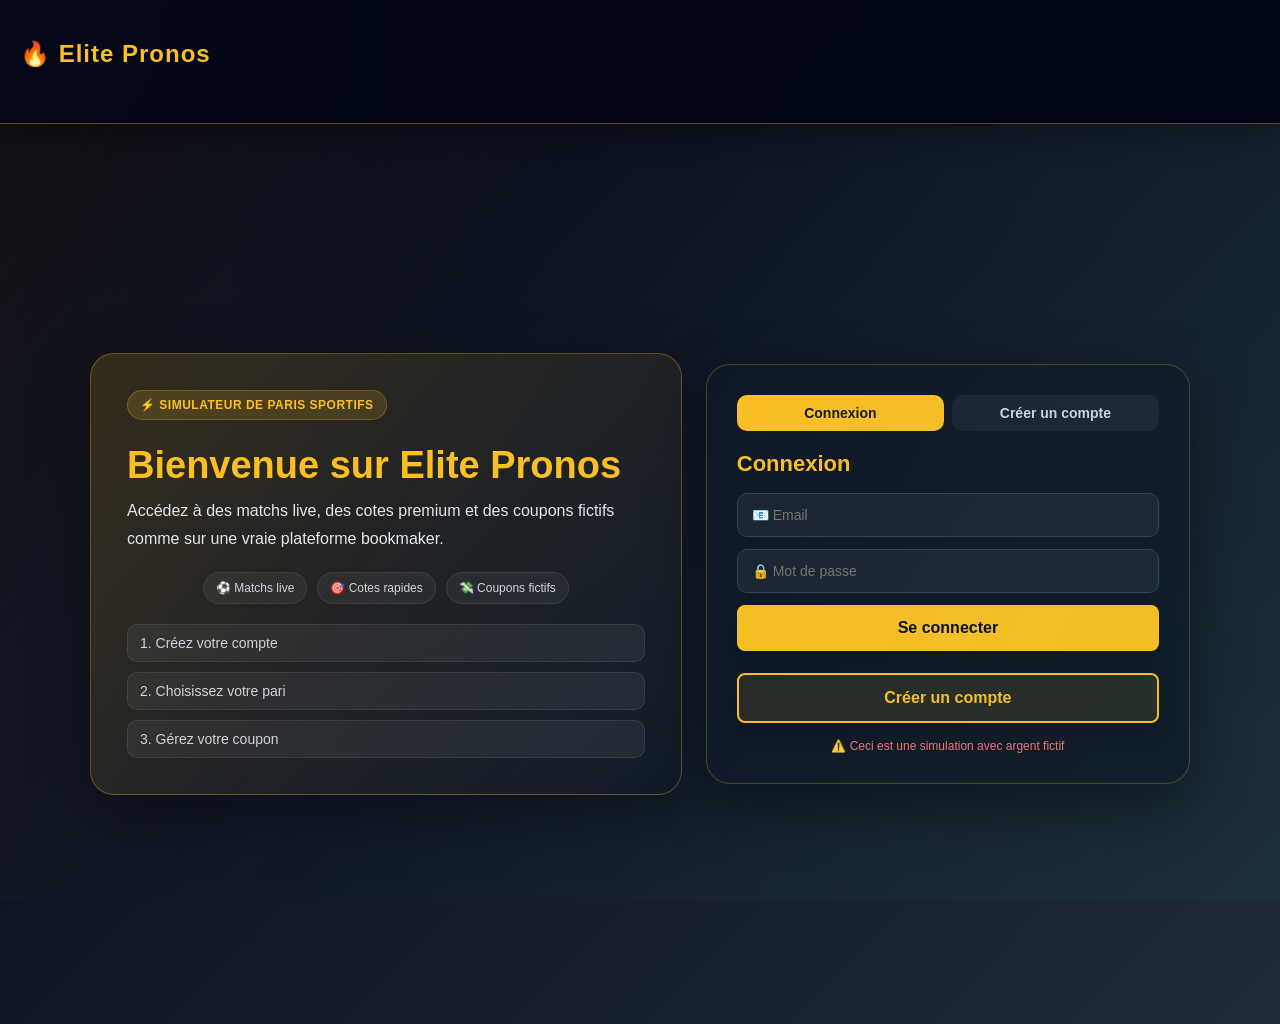
<file: index.html>
<!DOCTYPE html>
<html lang="fr">
<head>
    <meta charset="UTF-8">
    <meta name="viewport" content="width=device-width, initial-scale=1.0">
    <title>⚽ Elite Pronos - Pronostics de Football</title>
    <link rel="stylesheet" href="style.css">
</head>
<body>
    <!-- NAVIGATION -->
    <nav class="navbar">
        <div class="container">
            <div class="logo">🔥 Elite Pronos</div>
            <div class="user-info">
                <span id="userEmail" style="display:none;"></span>
                <button id="logoutBtn" onclick="logout()" style="display:none;">Déconnexion</button>
            </div>
        </div>
    </nav>

    <!-- SECTION AUTHENTIFICATION -->
    <div id="authSection" class="auth-section">
        <div class="auth-shell">
            <div class="auth-hero">
                <div class="auth-badge">⚡ Simulateur de paris sportifs</div>
                <h1>Bienvenue sur Elite Pronos</h1>
                <p>Accédez à des matchs live, des cotes premium et des coupons fictifs comme sur une vraie plateforme bookmaker.</p>
                <div class="auth-features">
                    <span>⚽ Matchs live</span>
                    <span>🎯 Cotes rapides</span>
                    <span>💸 Coupons fictifs</span>
                </div>
                <div class="auth-steps">
                    <div>1. Créez votre compte</div>
                    <div>2. Choisissez votre pari</div>
                    <div>3. Gérez votre coupon</div>
                </div>
            </div>

            <div class="auth-card">
                <div class="auth-tabs">
                    <button class="auth-tab active" data-mode="login" onclick="showAuthMode('login')">Connexion</button>
                    <button class="auth-tab" data-mode="signup" onclick="showAuthMode('signup')">Créer un compte</button>
                </div>

                <h3 id="authTitle">Connexion</h3>
                <div class="auth-form">
                    <input type="email" id="email" placeholder="📧 Email" required>
                    <input type="password" id="password" placeholder="🔒 Mot de passe" required>
                    <button id="authPrimaryBtn" onclick="login()" class="btn-login">Se connecter</button>
                    <button id="authSecondaryBtn" onclick="showAuthMode('signup')" class="btn-signup">Créer un compte</button>
                </div>

                <p class="warning">⚠️ Ceci est une simulation avec argent fictif</p>
            </div>
        </div>
    </div>

    <!-- SECTION APPLICATION PRINCIPALE -->
    <div id="appSection" style="display:none;">
        <div class="container">
            <div class="hero-banner">
                <div class="hero-content">
                    <div class="hero-pill">⚡ Paris du moment</div>
                    <h2>Le simulateur sportif le plus immersif</h2>
                    <p>Créez vos coupons comme sur un vrai bookmaker avec des matchs live, à venir et historiques.</p>
                    <div class="hero-actions">
                        <button class="hero-btn primary" onclick="showTab('matches')">Voir les matchs</button>
                        <button class="hero-btn secondary" onclick="showTab('coupons')">Mes coupons</button>
                    </div>
                </div>
                <div class="hero-stats">
                    <div class="hero-stat">
                        <span>+120</span>
                        <small>Matchs</small>
                    </div>
                    <div class="hero-stat">
                        <span>Live</span>
                        <small>En direct</small>
                    </div>
                    <div class="hero-stat">
                        <span>10000</span>
                        <small>FCFA fictifs</small>
                    </div>
                </div>
            </div>

            <div class="top-toolbar">
                <div class="balance-bar">
                    <div class="balance-info">
                        <span class="balance-label">💰 Solde Disponible</span>
                        <span id="balance" class="balance-amount">0 FCFA</span>
                    </div>
                    <div class="coupons-count">
                        <span>📋 Coupons en cours: <strong id="couponCount">0</strong></span>
                    </div>
                </div>
                <div class="quick-promo">🚀 Bonus de bienvenue • 10 000 FCFA fictifs</div>
            </div>

            <div class="sport-categories">
                <button class="category-chip active">⚽ Football</button>
                <button class="category-chip">🏀 Basket</button>
                <button class="category-chip">🎾 Tennis</button>
                <button class="category-chip">🏏 Cricket</button>
                <button class="category-chip">🎮 Esports</button>
            </div>

            <div class="main-layout">
                <div class="content-column">
                    <div class="tabs">
                        <button class="tab-btn active" onclick="showTab('matches')">⚽ Matchs</button>
                        <button class="tab-btn" onclick="showTab('coupons')">🎟️ Mes Coupons</button>
                        <button class="tab-btn" onclick="showTab('history')">📊 Historique</button>
                    </div>

                    <div id="matchesTab" class="tab-content active">
                        <h2>📊 Matchs du Jour</h2>
                        <div id="matchesList" class="matches-grid"></div>
                    </div>

                    <div id="couponsTab" class="tab-content">
                        <h2>🎟️ Mes Coupons</h2>
                        <div class="coupons-container">
                            <div id="couponsList" class="coupons-list"></div>
                            <div id="couponStats" class="coupon-stats" style="display:none;">
                                <h3>📈 Statistiques</h3>
                                <p>Mise totale: <strong id="totalStake">0</strong> FCFA</p>
                                <p>Gains potentiels: <strong id="potentialGain">0</strong> FCFA</p>
                                <button onclick="validateAllCoupons()" class="btn-success">✓ Valider les Coupons</button>
                                <button onclick="deleteAllCoupons()" class="btn-danger">🗑️ Annuler Tout</button>
                            </div>
                        </div>
                    </div>

                    <div id="historyTab" class="tab-content">
                        <h2>📊 Historique des Transactions</h2>
                        <div id="historyList" class="history-list"></div>
                    </div>
                </div>

                <aside class="sidebar">
                    <div class="side-card">
                        <h3>🔥 Coupon du jour</h3>
                        <div class="side-item"><span>PSG - OM</span><strong>1.45</strong></div>
                        <div class="side-item"><span>Real Madrid - Barça</span><strong>1.85</strong></div>
                        <div class="side-item"><span>Man City - Arsenal</span><strong>2.10</strong></div>
                        <button class="hero-btn primary full" onclick="buildDailyCoupon()">⚡ Charger le coupon du jour</button>
                    </div>

                    <div class="side-card">
                        <h3>� Missions du jour</h3>
                        <div id="missionsList" class="missions-list"></div>
                    </div>

                    <div class="side-card">
                        <h3>�🏆 Classement</h3>
                        <div id="leaderboard" class="leaderboard-list"></div>
                    </div>

                    <div class="side-card">
                        <h3>⭐ Matchs recommandés</h3>
                        <div id="recommendedMatches" class="leaderboard-list"></div>
                    </div>
                </aside>
            </div>
        </div>
    </div>

    <!-- MODAL POUR PARIER -->
    <div id="bettingModal" class="modal" style="display:none;">
        <div class="modal-content">
            <span class="close" onclick="closeBettingModal()">&times;</span>
            <h2 id="matchTitle">Match</h2>
            
            <div id="oddsContainer" class="odds-container"></div>
            
            <div class="betting-form">
                <label>Montant à parier (FCFA)</label>
                <input type="number" id="bettingAmount" placeholder="Montant" min="100" max="50000" value="1000">
                
                <div id="calculatedGain" class="calculated-gain">
                    Gain potentiel: <strong>0 FCFA</strong>
                </div>
                
                <button onclick="placeBet()" class="btn-bet">🎯 Placer le Pari</button>
                <button onclick="closeBettingModal()" class="btn-cancel">Annuler</button>
            </div>
        </div>
    </div>

    <script src="script.js"></script>
</body>
</html>
</file>
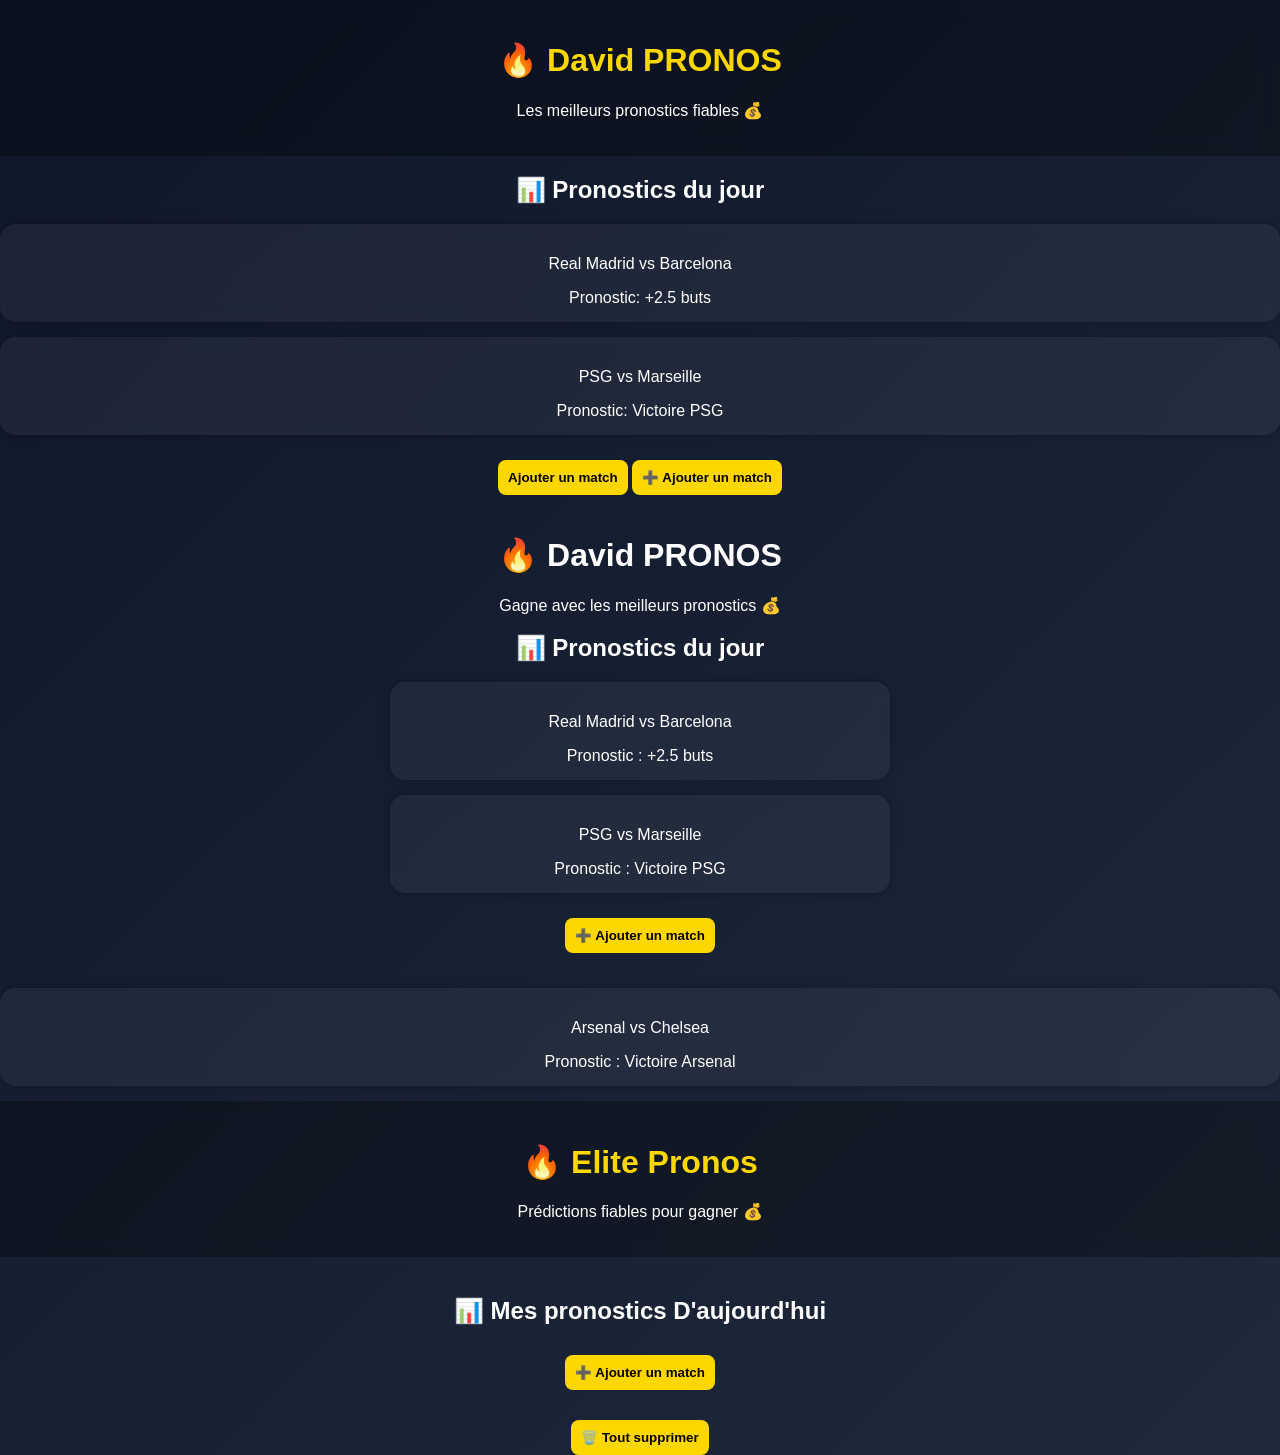
<file: DAVID PRONOS/INDEX.HTML>
<!DOCTYPE html>
<html lang="fr">
<head>
    <meta charset="UTF-8">
    <title>David PRONOS</title>
    <link rel="stylesheet" href="style.css">
</head>
<body>

<header>
    <h1>🔥 David PRONOS</h1>
    <p>Les meilleurs pronostics fiables 💰</p>
</header>

<section class="matches">
    <h2>📊 Pronostics du jour</h2>

    <div class="match">
        <p>Real Madrid vs Barcelona</p>
        <span>Pronostic: +2.5 buts</span>
    </div>

    <div class="match">
        <p>PSG vs Marseille</p>
        <span>Pronostic: Victoire PSG</span>
    </div>

</section>

<button onclick="addMatch()">Ajouter un match</button>

<script src="script.js"></script>
</body>
</html><body>

    <button onclick="addMatch()">➕ Ajouter un match</button>

    <script src="script.js"></script>
</body><body>

<div class="container">

    <h1>🔥 David PRONOS</h1>
    <p>Gagne avec les meilleurs pronostics 💰</p>

    <h2>📊 Pronostics du jour</h2>

    <div id="matches">

        <div class="match">
            <p>Real Madrid vs Barcelona</p>
            <span>Pronostic : +2.5 buts</span>
        </div>

        <div class="match">
            <p>PSG vs Marseille</p>
            <span>Pronostic : Victoire PSG</span>
        </div>

    </div>

    <button onclick="addMatch()">➕ Ajouter un match</button>

</div>

<script src="script.js"></script>
</body><div class="match">
    <p>Arsenal vs Chelsea</p>
    <span>Pronostic : Victoire Arsenal</span>
</div><div id="matches">
    <!-- tes matchs ici -->
</div><div id="matches"></div>
<body>

<header>
    <h1>🔥 Elite Pronos</h1>
    <p>Prédictions fiables pour gagner 💰</p>
</header>

<div class="container">

    <h2>📊 Mes pronostics D'aujourd'hui</h2>

    <div id="matches"></div>

    <button onclick="addMatch()">➕ Ajouter un match</button>

</div>

<script src="script.js"></script>
</body><button onclick="clearAll()">🗑️ Tout supprimer</button>
</file>
<file: style.css>
* {
    margin: 0;
    padding: 0;
    box-sizing: border-box;
}

body {
    font-family: 'Segoe UI', Tahoma, Geneva, Verdana, sans-serif;
    background: linear-gradient(135deg, #0b0f1a 0%, #1a202c 100%);
    color: #ffffff;
    min-height: 100vh;
}

.container {
    max-width: 1200px;
    margin: 0 auto;
    padding: 20px;
}

/* ========== NAVIGATION ========== */
.navbar {
    background: rgba(17, 24, 39, 0.95);
    border-bottom: 3px solid #fbbf24;
    padding: 15px 0;
    position: sticky;
    top: 0;
    z-index: 100;
}

.navbar .container {
    display: flex;
    justify-content: space-between;
    align-items: center;
}

.logo {
    font-size: 24px;
    font-weight: bold;
    color: #fbbf24;
}

.user-info {
    display: flex;
    gap: 15px;
    align-items: center;
}

#userEmail {
    color: #fbbf24;
    font-weight: 500;
}

/* ========== AUTHENTIFICATION ========== */
.auth-section {
    min-height: 100vh;
    display: flex;
    align-items: center;
    justify-content: center;
    background: linear-gradient(135deg, #060816 0%, #111827 45%, #1f2937 100%);
    padding: 24px;
}

.auth-shell {
    width: 100%;
    max-width: 1100px;
    display: grid;
    grid-template-columns: 1.1fr 0.9fr;
    gap: 24px;
    align-items: center;
}

.auth-hero {
    background: linear-gradient(135deg, rgba(251, 191, 36, 0.15), rgba(17, 24, 39, 0.9));
    border: 1px solid rgba(251, 191, 36, 0.3);
    padding: 36px;
    border-radius: 24px;
    box-shadow: 0 20px 60px rgba(0, 0, 0, 0.35);
}

.auth-hero h1 {
    color: #fbbf24;
    font-size: 38px;
    margin: 12px 0 10px;
}

.auth-hero p {
    color: #e2e8f0;
    font-size: 16px;
    line-height: 1.7;
    margin-bottom: 20px;
}

.auth-badge {
    display: inline-block;
    background: rgba(251, 191, 36, 0.15);
    color: #fbbf24;
    padding: 8px 12px;
    border-radius: 999px;
    font-size: 13px;
    font-weight: 700;
    letter-spacing: 0.5px;
}

.auth-features {
    display: flex;
    flex-wrap: wrap;
    gap: 10px;
    margin: 20px 0;
}

.auth-features span {
    background: rgba(255,255,255,0.08);
    color: #f8fafc;
    padding: 8px 12px;
    border-radius: 999px;
    font-size: 13px;
}

.auth-steps {
    display: grid;
    gap: 10px;
    margin-top: 18px;
}

.auth-steps div {
    background: rgba(255,255,255,0.06);
    border: 1px solid rgba(255,255,255,0.08);
    padding: 10px 12px;
    border-radius: 10px;
    color: #cbd5e1;
    font-size: 14px;
}

.auth-card {
    background: rgba(17, 24, 39, 0.9);
    padding: 30px;
    border-radius: 24px;
    box-shadow: 0 20px 60px rgba(0, 0, 0, 0.45);
    border: 1px solid rgba(251, 191, 36, 0.25);
}

.auth-tabs {
    display: flex;
    gap: 8px;
    margin-bottom: 20px;
}

.auth-tab {
    flex: 1;
    background: rgba(255,255,255,0.05);
    color: #cbd5e1;
    padding: 10px 12px;
    border-radius: 10px;
}

.auth-tab.active {
    background: #fbbf24;
    color: #111827;
}

.auth-card h3 {
    color: #fbbf24;
    margin-bottom: 16px;
    font-size: 22px;
}

.auth-form {
    display: flex;
    flex-direction: column;
    gap: 12px;
}

.auth-form input {
    padding: 13px 14px;
    border: 1px solid #334155;
    background: rgba(255, 255, 255, 0.05);
    color: white;
    border-radius: 10px;
    font-size: 14px;
    transition: all 0.3s;
}

.auth-form input:focus {
    outline: none;
    border-color: #fbbf24;
    background: rgba(251, 191, 36, 0.1);
}

.warning {
    text-align: center;
    color: #f87171;
    font-size: 12px;
    margin-top: 16px;
}

@media (max-width: 900px) {
    .auth-shell {
        grid-template-columns: 1fr;
    }
}

/* ========== BUTTONS ========== */
button {
    cursor: pointer;
    font-weight: 600;
    border: none;
    border-radius: 8px;
    padding: 12px;
    transition: all 0.3s;
    font-size: 14px;
}

.btn-login, .btn-signup {
    width: 100%;
    padding: 14px;
    font-size: 16px;
}

.btn-login {
    background: #fbbf24;
    color: #0b0f1a;
    margin-bottom: 10px;
}

.btn-login:hover {
    background: #f59e0b;
    transform: translateY(-2px);
    box-shadow: 0 10px 20px rgba(251, 191, 36, 0.3);
}

.btn-signup {
    background: rgba(251, 191, 36, 0.1);
    color: #fbbf24;
    border: 2px solid #fbbf24;
}

.btn-signup:hover {
    background: #fbbf24;
    color: #0b0f1a;
}

#logoutBtn {
    background: #ef4444;
    color: white;
    padding: 8px 16px;
    font-size: 12px;
}

#logoutBtn:hover {
    background: #dc2626;
}

/* ========== APP SECTION ========== */
#appSection {
    padding: 20px 0;
}

.balance-bar {
    background: rgba(17, 24, 39, 0.8);
    padding: 20px;
    border-radius: 12px;
    margin-bottom: 25px;
    display: flex;
    justify-content: space-between;
    align-items: center;
    border-left: 5px solid #fbbf24;
}

.balance-info {
    display: flex;
    flex-direction: column;
}

.balance-label {
    font-size: 12px;
    color: #94a3b8;
    text-transform: uppercase;
}

.balance-amount {
    font-size: 28px;
    color: #10b981;
    font-weight: bold;
    margin-top: 5px;
}

.coupons-count {
    font-size: 16px;
    color: #fbbf24;
}

/* ========== TABS ========== */
.tabs {
    display: flex;
    gap: 10px;
    margin-bottom: 25px;
    border-bottom: 2px solid #1e293b;
}

.tab-btn {
    padding: 12px 20px;
    background: transparent;
    color: #94a3b8;
    border: none;
    border-bottom: 3px solid transparent;
    cursor: pointer;
    font-weight: 600;
    transition: all 0.3s;
}

.tab-btn.active {
    color: #fbbf24;
    border-bottom-color: #fbbf24;
}

.tab-btn:hover {
    color: #fbbf24;
}

.tab-content {
    display: none;
}

.tab-content.active {
    display: block;
}

/* ========== MATCHES GRID ========== */
.tab-content h2 {
    margin-bottom: 20px;
    color: #fbbf24;
    font-size: 24px;
}

.match-section {
    margin-bottom: 30px;
}

.match-section h3 {
    color: #fbbf24;
    margin-bottom: 15px;
    font-size: 20px;
}

.matches-grid {
    display: grid;
    grid-template-columns: repeat(auto-fill, minmax(320px, 1fr));
    gap: 20px;
}

.match-card {
    background: rgba(17, 24, 39, 0.8);
    border: 2px solid #1e293b;
    border-radius: 12px;
    padding: 20px;
    transition: all 0.3s;
    cursor: pointer;
}

.match-card:hover {
    border-color: #fbbf24;
    box-shadow: 0 10px 30px rgba(251, 191, 36, 0.2);
    transform: translateY(-5px);
}

.match-header {
    color: #94a3b8;
    font-size: 12px;
    text-transform: uppercase;
    margin-bottom: 10px;
    display: flex;
    justify-content: space-between;
    align-items: center;
    gap: 10px;
}

.match-badge {
    display: inline-block;
    padding: 4px 8px;
    border-radius: 999px;
    font-size: 11px;
    font-weight: 700;
}

.match-badge.live {
    background: rgba(239, 68, 68, 0.2);
    color: #f87171;
}

.match-badge.upcoming {
    background: rgba(251, 191, 36, 0.2);
    color: #fbbf24;
}

.match-badge.history {
    background: rgba(59, 130, 246, 0.2);
    color: #60a5fa;
}

.match-meta {
    color: #cbd5e1;
    font-size: 13px;
    margin: 8px 0 12px;
}

.match-teams {
    display: flex;
    align-items: center;
    justify-content: space-between;
    margin: 15px 0;
}

.team {
    text-align: center;
    flex: 1;
}

.team-name {
    font-weight: 600;
    font-size: 14px;
    margin: 5px 0;
}

.team-logo {
    width: 40px;
    height: 40px;
    background: rgba(255, 255, 255, 0.05);
    border-radius: 50%;
    display: flex;
    align-items: center;
    justify-content: center;
    margin: 0 auto;
    font-size: 20px;
}

.vs {
    color: #fbbf24;
    font-weight: bold;
}

.match-odds {
    display: flex;
    gap: 10px;
    margin: 15px 0;
}

.odd-btn {
    flex: 1;
    padding: 12px;
    background: rgba(251, 191, 36, 0.1);
    border: 2px solid #fbbf24;
    color: #fbbf24;
    border-radius: 8px;
    font-weight: 600;
    cursor: pointer;
    transition: all 0.3s;
    text-align: center;
}

.odd-btn:hover {
    background: #fbbf24;
    color: #0b0f1a;
}

.odd-btn.selected {
    background: #fbbf24;
    color: #0b0f1a;
}

.market-strip {
    display: flex;
    flex-wrap: wrap;
    gap: 8px;
    margin: 12px 0;
}

.market-pill {
    background: rgba(255,255,255,0.06);
    color: #f8fafc;
    border: 1px solid rgba(255,255,255,0.12);
    padding: 8px 10px;
    border-radius: 999px;
    font-size: 12px;
}

.market-pill:hover {
    background: #fbbf24;
    color: #111827;
}

.market-tags {
    display: flex;
    flex-wrap: wrap;
    gap: 6px;
    margin-bottom: 10px;
}

.market-tags span {
    background: rgba(16, 185, 129, 0.14);
    color: #34d399;
    padding: 4px 8px;
    border-radius: 999px;
    font-size: 11px;
}

.odd-label {
    font-size: 11px;
    color: #94a3b8;
    text-transform: uppercase;
    margin-bottom: 3px;
}

.odd-value {
    font-size: 16px;
    font-weight: bold;
}

.btn-bet {
    width: 100%;
    background: #10b981;
    color: white;
    padding: 12px;
    border-radius: 8px;
    margin-top: 10px;
    font-weight: 600;
}

.btn-bet:hover {
    background: #059669;
}

/* ========== COUPONS ========== */
.coupons-container {
    display: flex;
    gap: 20px;
}

.coupons-list {
    flex: 1;
}

.coupon-card {
    background: rgba(17, 24, 39, 0.8);
    border-left: 5px solid #fbbf24;
    padding: 15px;
    margin-bottom: 15px;
    border-radius: 8px;
}

.coupon-match {
    font-weight: 600;
    margin-bottom: 8px;
}

.coupon-details {
    display: flex;
    justify-content: space-between;
    font-size: 14px;
    color: #94a3b8;
    margin-bottom: 8px;
}

.coupon-status {
    display: inline-block;
    padding: 4px 8px;
    border-radius: 4px;
    font-size: 12px;
    font-weight: 600;
}

.status-pending {
    background: #fbbf24;
    color: #0b0f1a;
}

.status-won {
    background: #10b981;
    color: white;
}

.status-lost {
    background: #ef4444;
    color: white;
}

.btn-remove {
    background: #ef4444;
    color: white;
    padding: 6px 12px;
    font-size: 12px;
    margin-top: 10px;
}

.btn-remove:hover {
    background: #dc2626;
}

.coupon-stats {
    background: rgba(17, 24, 39, 0.8);
    padding: 20px;
    border-radius: 12px;
    border: 2px solid #fbbf24;
}

.coupon-stats h3 {
    color: #fbbf24;
    margin-bottom: 15px;
}

.coupon-stats p {
    margin-bottom: 10px;
    color: #cbd5e1;
}

.btn-success {
    background: #10b981;
    color: white;
    width: 100%;
    margin-top: 15px;
}

.btn-success:hover {
    background: #059669;
}

.btn-danger {
    background: #ef4444;
    color: white;
    width: 100%;
    margin-top: 10px;
}

.btn-danger:hover {
    background: #dc2626;
}

/* ========== HISTORIQUE ========== */
.history-list {
    display: flex;
    flex-direction: column;
    gap: 15px;
}

.history-item {
    background: rgba(17, 24, 39, 0.8);
    padding: 15px;
    border-radius: 8px;
    display: flex;
    justify-content: space-between;
    align-items: center;
}

.history-text {
    flex: 1;
}

.history-date {
    color: #94a3b8;
    font-size: 12px;
    margin-bottom: 5px;
}

.history-amount {
    font-weight: 600;
    font-size: 16px;
}

.amount-in {
    color: #10b981;
}

.amount-out {
    color: #ef4444;
}

/* ========== MODAL ========== */
.modal {
    position: fixed;
    top: 0;
    left: 0;
    width: 100%;
    height: 100%;
    background: rgba(0, 0, 0, 0.7);
    display: flex;
    align-items: center;
    justify-content: center;
    z-index: 200;
}

.modal-content {
    background: rgba(17, 24, 39, 0.95);
    padding: 30px;
    border-radius: 15px;
    width: 90%;
    max-width: 500px;
    border: 2px solid #fbbf24;
    position: relative;
}

.close {
    position: absolute;
    top: 15px;
    right: 20px;
    font-size: 28px;
    font-weight: bold;
    color: #fbbf24;
    cursor: pointer;
}

.close:hover {
    color: #f59e0b;
}

.modal-content h2 {
    color: #fbbf24;
    margin-bottom: 20px;
}

.odds-container {
    display: grid;
    grid-template-columns: 1fr 1fr;
    gap: 15px;
    margin: 20px 0;
}

.odds-option {
    background: rgba(255, 255, 255, 0.05);
    padding: 15px;
    border-radius: 8px;
    border: 2px solid #334155;
    cursor: pointer;
    transition: all 0.3s;
    text-align: center;
}

.odds-option:hover {
    border-color: #fbbf24;
    background: rgba(251, 191, 36, 0.1);
}

.odds-option.selected {
    background: #fbbf24;
    color: #0b0f1a;
    border-color: #fbbf24;
}

.betting-form {
    margin-top: 20px;
}

.betting-form label {
    display: block;
    margin-bottom: 10px;
    color: #cbd5e1;
    font-weight: 500;
}

.betting-form input {
    width: 100%;
    padding: 12px;
    background: rgba(255, 255, 255, 0.05);
    border: 2px solid #334155;
    color: white;
    border-radius: 8px;
    margin-bottom: 15px;
}

.betting-form input:focus {
    outline: none;
    border-color: #fbbf24;
}

.calculated-gain {
    background: rgba(16, 185, 129, 0.1);
    padding: 12px;
    border-radius: 8px;
    margin-bottom: 15px;
    color: #10b981;
}

.btn-cancel {
    background: #6b7280;
    color: white;
    width: 100%;
    margin-top: 10px;
}

.btn-cancel:hover {
    background: #4b5563;
}

/* ========== RESPONSIVE ========== */
@media (max-width: 768px) {
    .matches-grid {
        grid-template-columns: 1fr;
    }
    
    .balance-bar {
        flex-direction: column;
        gap: 15px;
    }
    
    .coupons-container {
        flex-direction: column;
    }

    .hero-banner {
        flex-direction: column;
    }

    .main-layout {
        grid-template-columns: 1fr;
    }

    .sidebar {
        order: -1;
    }
}

/* ========== STYLE PREMIUM 1XBET-LIKE ========== */
body {
    background: radial-gradient(circle at top left, rgba(251, 191, 36, 0.18), transparent 25%), linear-gradient(135deg, #050816 0%, #0f172a 55%, #111827 100%);
    color: #f8fafc;
}

body::before {
    content: '';
    position: fixed;
    inset: 0;
    background: linear-gradient(120deg, rgba(251, 191, 36, 0.06), transparent 40%, rgba(16, 185, 129, 0.05));
    pointer-events: none;
}

.container {
    max-width: 1400px;
    padding: 25px 20px 40px;
}

.navbar {
    background: rgba(2, 6, 23, 0.95);
    backdrop-filter: blur(12px);
    border-bottom: 1px solid rgba(251, 191, 36, 0.35);
    box-shadow: 0 8px 30px rgba(0, 0, 0, 0.3);
}

.logo {
    letter-spacing: 1px;
}

.auth-section {
    padding: 40px 20px;
}

.auth-container {
    background: linear-gradient(145deg, rgba(15, 23, 42, 0.96), rgba(30, 41, 59, 0.92));
    border: 1px solid rgba(251, 191, 36, 0.3);
    box-shadow: 0 25px 60px rgba(0, 0, 0, 0.45);
    border-radius: 24px;
    overflow: hidden;
}

.auth-badge {
    display: inline-block;
    padding: 7px 12px;
    background: rgba(251, 191, 36, 0.15);
    color: #fbbf24;
    border: 1px solid rgba(251, 191, 36, 0.25);
    border-radius: 999px;
    font-size: 12px;
    font-weight: 700;
    margin-bottom: 12px;
    text-transform: uppercase;
}

.auth-features {
    display: flex;
    flex-wrap: wrap;
    gap: 10px;
    justify-content: center;
    margin-top: 16px;
}

.auth-features span {
    padding: 8px 12px;
    border-radius: 999px;
    background: rgba(255,255,255,0.05);
    color: #cbd5e1;
    font-size: 12px;
    border: 1px solid rgba(255,255,255,0.08);
}


.hero-banner {
    display: flex;
    justify-content: space-between;
    gap: 20px;
    align-items: center;
    background: linear-gradient(135deg, rgba(251, 191, 36, 0.18), rgba(239, 68, 68, 0.12));
    border: 1px solid rgba(251, 191, 36, 0.3);
    border-radius: 24px;
    padding: 28px;
    margin-bottom: 20px;
    box-shadow: 0 20px 45px rgba(0, 0, 0, 0.28);
}

.hero-content h2 {
    font-size: 30px;
    color: #fff7d6;
    margin-bottom: 10px;
}

.hero-content p {
    color: #dbeafe;
    max-width: 650px;
    line-height: 1.6;
}

.hero-pill {
    display: inline-block;
    padding: 8px 12px;
    border-radius: 999px;
    background: rgba(16, 185, 129, 0.16);
    color: #34d399;
    font-size: 12px;
    font-weight: 700;
    text-transform: uppercase;
    margin-bottom: 12px;
}

.hero-actions {
    display: flex;
    gap: 12px;
    margin-top: 18px;
    flex-wrap: wrap;
}

.hero-btn {
    padding: 10px 16px;
    border-radius: 999px;
    font-weight: 700;
}

.hero-btn.primary {
    background: linear-gradient(135deg, #fbbf24, #f59e0b);
    color: #111827;
}

.hero-btn.secondary {
    background: rgba(255,255,255,0.08);
    color: #f8fafc;
    border: 1px solid rgba(255,255,255,0.12);
}

.hero-stats {
    display: grid;
    gap: 10px;
}

.hero-stat {
    min-width: 140px;
    padding: 14px;
    border-radius: 16px;
    background: rgba(2, 6, 23, 0.55);
    border: 1px solid rgba(255,255,255,0.08);
    text-align: center;
}

.hero-stat span {
    display: block;
    color: #fbbf24;
    font-size: 20px;
    font-weight: 800;
}

.hero-stat small {
    color: #cbd5e1;
    text-transform: uppercase;
    font-size: 11px;
}

.top-toolbar {
    display: flex;
    align-items: center;
    justify-content: space-between;
    gap: 15px;
    margin-bottom: 18px;
    flex-wrap: wrap;
}

.quick-promo {
    padding: 12px 16px;
    border-radius: 999px;
    background: linear-gradient(135deg, rgba(251, 191, 36, 0.18), rgba(16, 185, 129, 0.12));
    color: #fff7d6;
    font-weight: 700;
    border: 1px solid rgba(251, 191, 36, 0.22);
}

.sport-categories {
    display: flex;
    flex-wrap: wrap;
    gap: 10px;
    margin-bottom: 20px;
}

.category-chip {
    padding: 10px 14px;
    border-radius: 999px;
    background: rgba(255,255,255,0.06);
    color: #cbd5e1;
    border: 1px solid rgba(255,255,255,0.08);
}

.category-chip.active {
    background: linear-gradient(135deg, #fbbf24, #f59e0b);
    color: #111827;
    font-weight: 800;
}

.main-layout {
    display: grid;
    grid-template-columns: 2fr 0.8fr;
    gap: 20px;
    align-items: start;
}

.content-column {
    min-width: 0;
}

.sidebar {
    display: flex;
    flex-direction: column;
    gap: 15px;
}

.side-card {
    background: linear-gradient(145deg, rgba(15, 23, 42, 0.98), rgba(30, 41, 59, 0.9));
    border: 1px solid rgba(251, 191, 36, 0.2);
    border-radius: 18px;
    padding: 16px;
    box-shadow: 0 12px 30px rgba(0, 0, 0, 0.22);
}

.side-card h3 {
    color: #fbbf24;
    margin-bottom: 12px;
    font-size: 16px;
}

.side-item {
    display: flex;
    justify-content: space-between;
    align-items: center;
    padding: 8px 0;
    border-bottom: 1px solid rgba(255,255,255,0.08);
    color: #e2e8f0;
    font-size: 14px;
}

.side-item:last-child {
    border-bottom: none;
}

.side-item strong {
    color: #34d399;
}

.missions-list {
    display: flex;
    flex-direction: column;
    gap: 10px;
}

.mission-item {
    background: rgba(255,255,255,0.04);
    border: 1px solid rgba(255,255,255,0.08);
    border-radius: 10px;
    padding: 10px;
}

.mission-item.completed {
    border-color: #10b981;
    background: rgba(16, 185, 129, 0.12);
}

.mission-top {
    display: flex;
    justify-content: space-between;
    align-items: center;
    margin-bottom: 6px;
    color: #f8fafc;
    font-size: 13px;
}

.mission-desc {
    color: #cbd5e1;
    font-size: 12px;
    margin-bottom: 8px;
}

.mission-bar {
    width: 100%;
    height: 7px;
    background: rgba(255,255,255,0.08);
    border-radius: 999px;
    overflow: hidden;
    margin-bottom: 6px;
}

.mission-bar span {
    display: block;
    height: 100%;
    background: linear-gradient(90deg, #f59e0b, #fbbf24);
    border-radius: 999px;
}

.mission-reward {
    color: #fbbf24;
    font-size: 11px;
    font-weight: 600;
}

.leaderboard-list {
    display: flex;
    flex-direction: column;
    gap: 8px;
}

.leader-row {
    display: flex;
    justify-content: space-between;
    align-items: center;
    padding: 8px 0;
    border-bottom: 1px solid rgba(255,255,255,0.08);
    font-size: 13px;
    color: #e2e8f0;
}

.leader-row strong {
    color: #fbbf24;
}

.full {
    width: 100%;
    margin-top: 10px;
}

.balance-bar {
    background: linear-gradient(135deg, rgba(15, 23, 42, 0.95), rgba(30, 41, 59, 0.95));
    border: 1px solid rgba(251, 191, 36, 0.2);
    border-radius: 18px;
    padding: 18px 20px;
    box-shadow: 0 12px 30px rgba(0, 0, 0, 0.2);
}

.tabs {
    gap: 8px;
    margin-bottom: 20px;
    border-bottom: 1px solid rgba(255,255,255,0.08);
    padding-bottom: 8px;
}

.tab-btn {
    border-radius: 999px;
    padding: 10px 16px;
    background: rgba(255,255,255,0.05);
    color: #cbd5e1;
    border: 1px solid transparent;
}

.tab-btn.active {
    background: linear-gradient(135deg, #fbbf24, #f59e0b);
    color: #111827;
    font-weight: 800;
}

.match-card {
    background: linear-gradient(145deg, rgba(15, 23, 42, 0.98), rgba(22, 33, 54, 0.95));
    border: 1px solid rgba(255,255,255,0.08);
    box-shadow: 0 12px 30px rgba(0,0,0,0.2);
}

.match-card:hover {
    box-shadow: 0 16px 40px rgba(251, 191, 36, 0.15);
    border-color: rgba(251, 191, 36, 0.25);
}

.match-header {
    font-weight: 700;
    letter-spacing: 0.4px;
}

.odd-btn {
    background: rgba(255,255,255,0.05);
    border: 1px solid rgba(251,191,36,0.22);
    color: #fde68a;
}

.odd-btn:hover,
.odd-btn.selected {
    background: linear-gradient(135deg, #fbbf24, #f59e0b);
    color: #111827;
}

.btn-bet {
    background: linear-gradient(135deg, #10b981, #059669);
    box-shadow: 0 10px 20px rgba(16, 185, 129, 0.2);
}

.coupon-card,
.history-item,
.coupon-stats,
.modal-content {
    background: linear-gradient(145deg, rgba(15, 23, 42, 0.97), rgba(30, 41, 59, 0.95));
    border: 1px solid rgba(251, 191, 36, 0.16);
    box-shadow: 0 12px 30px rgba(0,0,0,0.25);
}

.modal-content {
    border-radius: 20px;
}

.btn-login,
.btn-signup {
    box-shadow: 0 10px 20px rgba(0,0,0,0.18);
}
</file>
<file: DAVID PRONOS/style.css>
body {
    font-family: Arial;
    background: #0f172a;
    color: white;
    text-align: center;
}

header {
    background: #1e293b;
    padding: 20px;
}

.match {
    background: #334155;
    margin: 10px;
    padding: 15px;
    border-radius: 10px;
}

button {
    padding: 10px;
    background: gold;
    border: none;
    cursor: pointer;
}.container {
    max-width: 500px;
    margin: auto;
}

button {
    margin-top: 20px;
    padding: 10px;
    background: gold;
    border: none;
    border-radius: 5px;
    cursor: pointer;
    font-weight: bold;
}

button:hover {
    background: orange;
}button {
    padding: 8px;
    margin-top: 10px;
    background: gold;
    border: none;
    border-radius: 5px;
    cursor: pointer;
}

button:hover {
    background: orange;
}body {
    margin: 0;
    font-family: 'Segoe UI', sans-serif;
    background: linear-gradient(135deg, #0f172a, #1e293b);
    color: white;
}

/* HEADER */
header {
    background: rgba(0,0,0,0.3);
    padding: 20px;
    text-align: center;
    backdrop-filter: blur(10px);
}

header h1 {
    color: gold;
    font-size: 32px;
}

/* CONTAINER */
.container {
    max-width: 500px;
    margin: auto;
    padding: 20px;
}

/* MATCH CARD */
.match {
    background: rgba(255,255,255,0.05);
    margin: 15px 0;
    padding: 15px;
    border-radius: 15px;
    backdrop-filter: blur(8px);
    box-shadow: 0 0 10px rgba(0,0,0,0.3);
    transition: 0.3s;
}

.match:hover {
    transform: scale(1.03);
}

/* BUTTON */
button {
    background: gold;
    border: none;
    padding: 10px;
    border-radius: 8px;
    font-weight: bold;
    cursor: pointer;
}

button:hover {
    background: orange;
}
</file>
